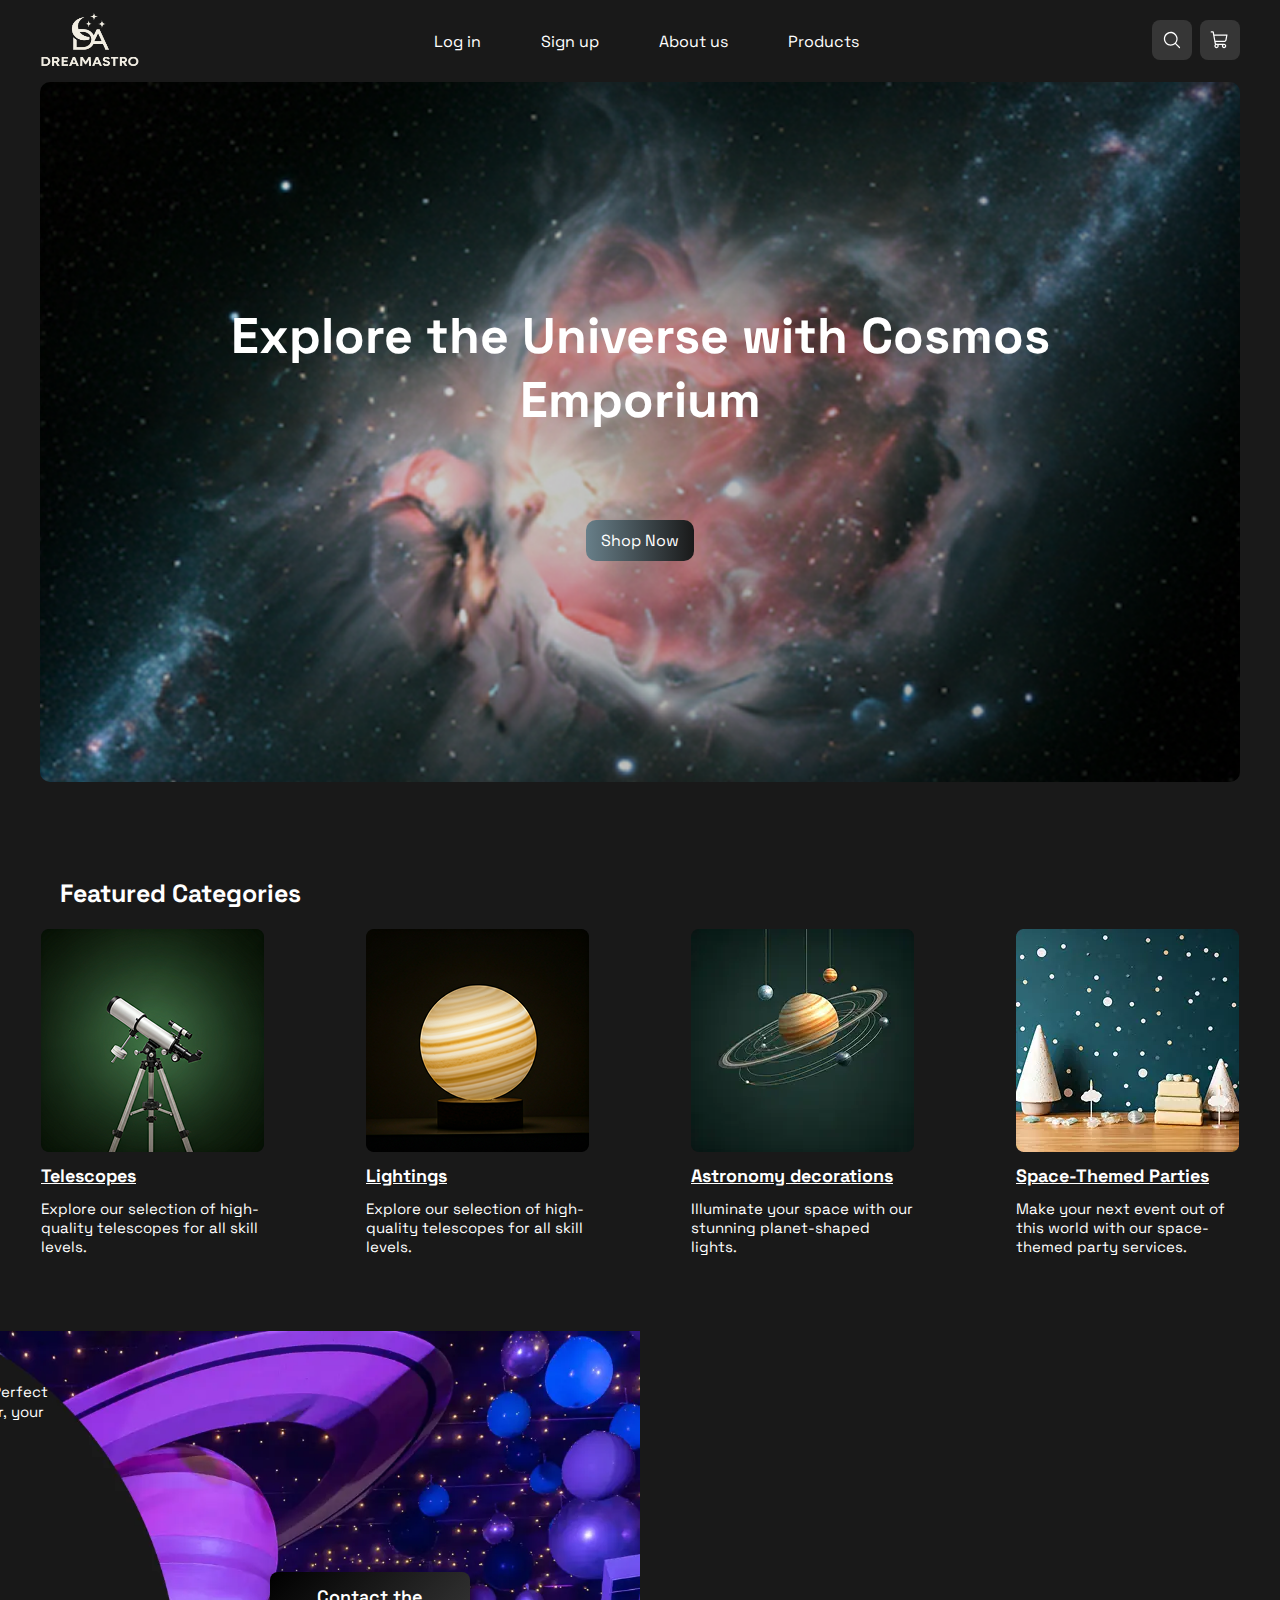
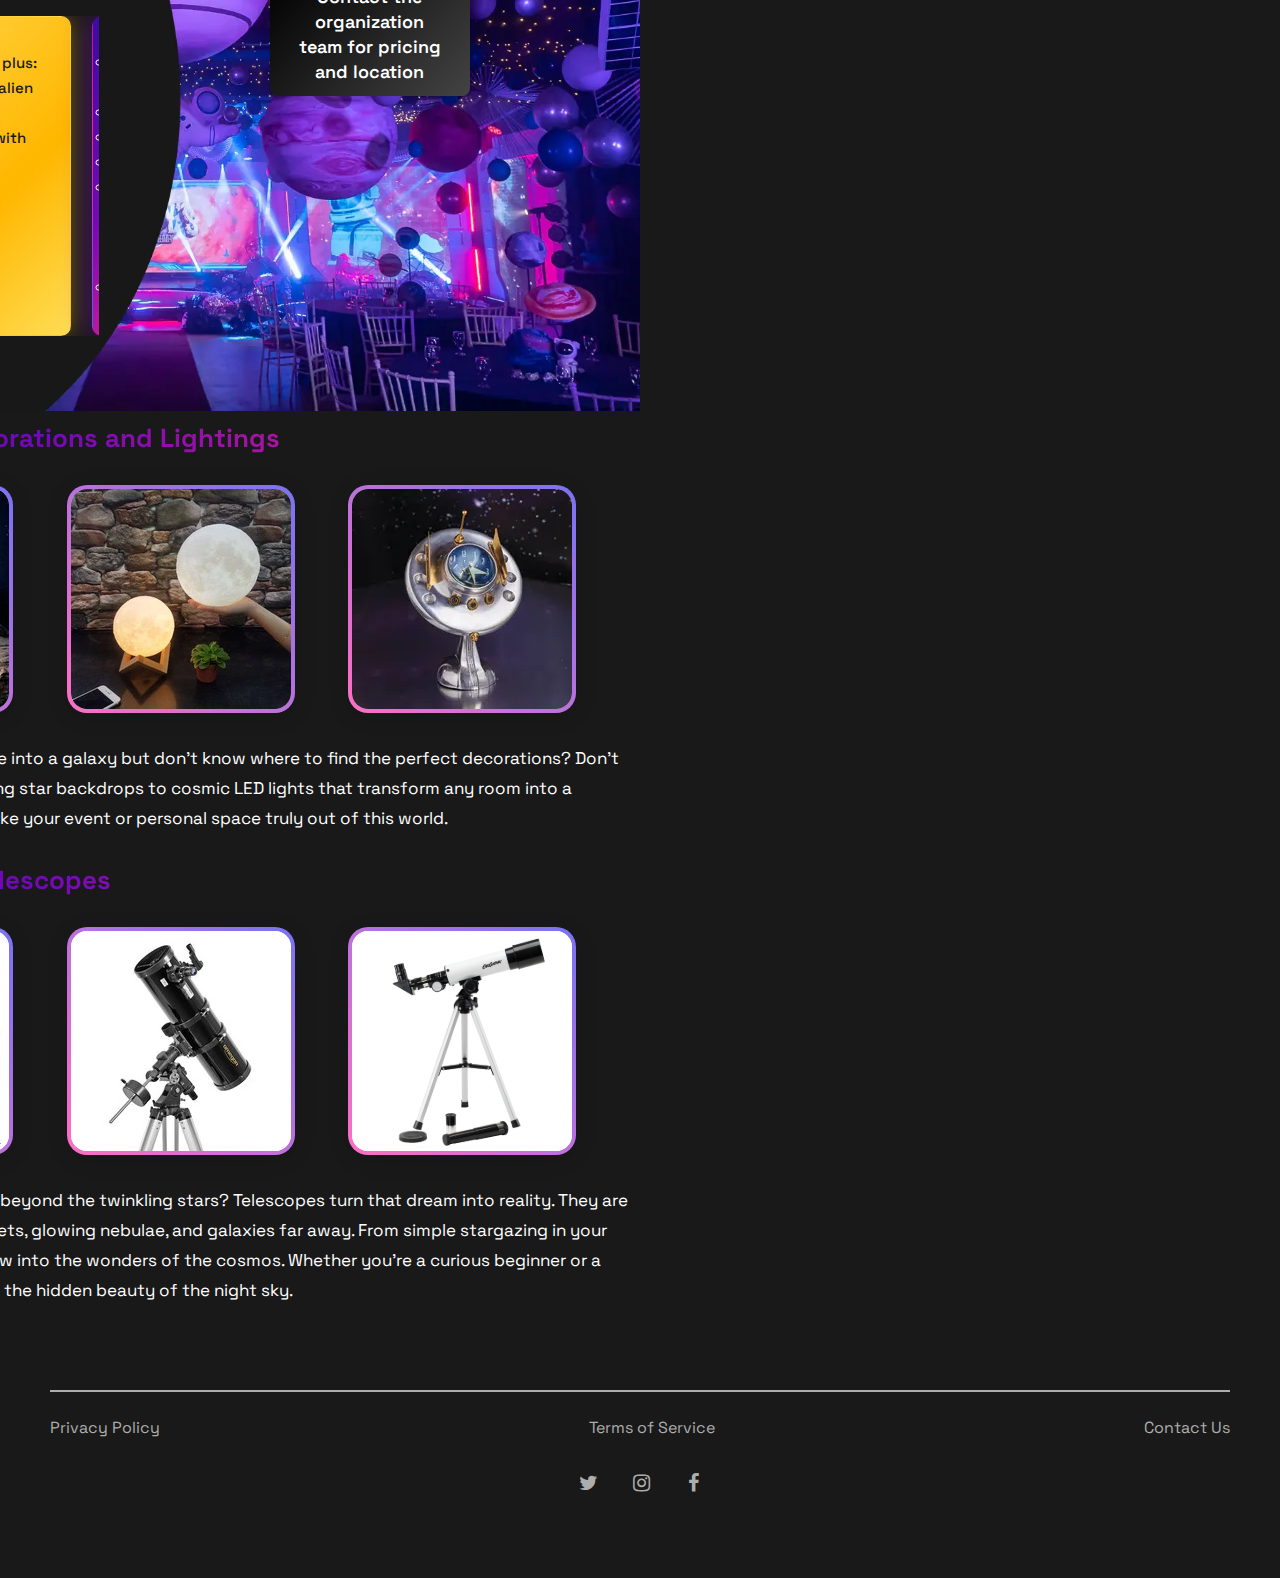
<file: Dream-astro/my-website/index.html>
<!DOCTYPE html>
<html lang="en">
<head>
    <meta charset="UTF-8">
    <meta name="viewport" content="width=device-width, initial-scale=1.0">
    <title>Document</title>
    <link rel="stylesheet" href="./style.css">
    <link rel="preconnect" href="https://fonts.googleapis.com">
    <link rel="preconnect" href="https://fonts.gstatic.com" crossorigin>
    <link href="https://fonts.googleapis.com/css2?family=Space+Grotesk:wght@300..700&display=swap" rel="stylesheet">
    <link rel="stylesheet" href="https://cdnjs.cloudflare.com/ajax/libs/font-awesome/4.7.0/css/font-awesome.min.css">
    <script defer src="app.js"></script>
</head>
<body>
    <header>
        <nav class="header--nav">
            <a href="#" class="logo"><img src="./images/astronomy-logo.png" height="55" width="100">
          
        </a>
          
            <ul class="hidden-sm hidden-md">
                <li><a href="./log-in.html">Log in</a></li>
                <li><a href="./sign-up.html">Sign up</a></li>
                <li><a href="./about-us.html">About us</a></li>
                <li><a href="./products.html">Products</a></li>
            
           
            </ul>
             <div class="search-cart-icons">
                <a href=""><img src="./images/icons/search.icon.svg"></a>
                <a href=""><img src="./images/icons/cart.icon.svg"></a>
            </div>
            
            <button class="hidden-lg hamburger">
                <img src="./images/new-hamburger.png" alt="" />
            </button>
        </nav>
    </header>



    <main>
    <section class="hero--content-1">
        
             
            <div class="hero--content__intro">
                <h1 class="header1">Explore the Universe with Cosmos Emporium</h1>
                <a href="#" class="btn--primary">Shop Now</a>
            </div>

            </section>



            <section class="products">
                <h2 class="header2">Featured Categories</h2>
                <div class="product-categories">
                    <div>
                        <img src="./images/telescopes.webp" />
                        <h3 class="header3">Telescopes</h3>
                        <p class="txt-none">Explore our selection of high-quality telescopes for all skill levels.</p>
                    </div>
                    <div>
                        <img src="./images/planet-shaped-lights.webp" />
                        <h3 class="header3">Lightings</h3>
                        <p>Explore our selection of high-quality telescopes for all skill levels.</p>
                    </div>
                    <div>
                        <img src="./images/solar.system.decorations.webp" />
                        <h3 class="header3">Astronomy decorations</h3>
                        <p>Illuminate your space with our stunning planet-shaped lights.</p>
                    </div>
                    <div>
                        <img src="./images/space-themed-party.webp" />
                        <h3 class="header3">Space-Themed Parties</h3>
                        <p>Make your next event out of this world with our space-themed party services.</p>
                    </div>
                </div>
            </section>

       <section class="space-party hidden">
        <div class="flex-1">
            <h2 class="header--purple"> Space Themed Parties </h2>
            <picture class="hidden-md-image-picture ">
            <img src="./images/space-party-md.png" alt="">
            </picture>
             <picture class="hidden-sm-image-picture">
            <img src="./images/space-party-sm.png" alt="">
            </picture>
            <p class="lh-25px">Blast off into an unforgettable experience with our Space-Themed Party! Perfect for
                birthdays, team building, or client entertainment. With immersive decor, your guests will be
                over the moon!</p>
            <h3 class="header3">What is included in the default package?</h3>
            <ul class="space-party__ul">
        
                <li>Immersive astronomy experience (VR star tours or telescope viewing)</li>
        
                <li>Galactic music playlist</li>
        
                <li>Space-themed decorations (stars, planets, LED lights)</li>
        
                <li>Catering services (alcohol-free snacks and drinks)</li>
        
            </ul>
            <div class="packages--section">
                <div class="packages__introduction silver-package">
                    <h3 class="header3">SILVER PACKAGE</h3>
                    <ol class="packages__ul">
                        <li>Everything in Default, plus:</li>
                        <li>Glow-in-the-dark party favors (bracelets, glasses, masks).</li>
                        <li>Interactive games (space trivia, cosmic scavenger hunt).</li>
                        <li>Themed cake & desserts (galaxy cupcakes, rocket cookies).</li>
                        <li>Space-themed invitations (digital or print).</li>
                       
                    </ol>
                </div>
               
                <div class="packages__introduction gold-package">
                    <h3 class="header3">GOLD PACKAGE</h3>
                    <ul class="packages__ul ">
                        <li>Everything in Silver, Default, plus:</li>
                        <li>Live entertainer (astronaut/alien character actor),</li>
                        <li>Professional photographer with instant prints,</li>
                        <li>360° immersive space VR experience,</li>
                        <li>Souvenir gift bags,</li>
                        <li>Planetarium show, hologram projection.</li>
                    </ul>
                </div>
                <div class="packages__introduction platinum-package">
                    <h3 class="header3">PLATINUM PACKAGE</h3>
                    <ul class="packages__ul ">
                        <li>Everything in Gold, Silver, Default, plus:</li>
                        <li>Professional live DJ performance,</li>
                        <li>Professional mixologist service,</li>
                        <li>Interactive Hologram Photo Booth,</li>
                        <li>Luxury Stargazing with professional NASA Astronomers (telescopes set up outdoors, guided by a professional astronomers),</li>
                        <li>Fireworks and drone light show finale.</li>
                    </ul>
                </div>
               
            </div>
        </div>
        <div class="flex-2">
        <h2 class="pricing-header"><a href="#" class="pricing">Contact the organization team for pricing and location</a></h2>
        
        </div>
        </section>
        <section class="products-pg2 hidden">
            
            <h2 class="header--purple">Astronomy Decorations and Lightings</h2>
           
                <picture class="products-pics">
                    <img src="./images/product-1.webp" alt="">
                    <img src="./images/product-2.webp" alt="">
                    <img src="./images/products-4-_1_.webp" alt="">
                    <img src="./images/products-4.webp" alt="">
                </picture>
               <p class="products-introduction">Are you an astronomy enthusiast who dreams of turning your space into a galaxy but don't know where to find the perfect decorations? Don't worry—we've got you covered! From glowing planets and shimmering star backdrops to cosmic LED lights that transform any room into a breathtaking universe, our space-themed décor and lighting will make your event or personal space truly out of this world.</p>

                <h2 class="header--purple">Telescopes</h2>
                 <picture class="products-pics">
                    <img src="./images/telescope-1.webp" alt="">
                    <img src="./images/telescope-2.webp" alt="">
                    <img src="./images/telescope-3.webp" alt="">
                    <img src="./images/telescope-4.webp" alt="">
                </picture>
                <p class="products-introduction">Have you ever looked up at the night sky and wished you could see beyond the twinkling stars? Telescopes turn that dream into reality. They are powerful tools that bring the universe closer, revealing distant planets, glowing nebulae, and galaxies far away. From simple stargazing in your backyard to advanced space exploration, telescopes open a window into the wonders of the cosmos. Whether you’re a curious beginner or a passionate astronomer, a telescope is your gateway to discovering the hidden beauty of the night sky.</p>
            
        </section>
        
        <footer>
            <hr>
          <nav class="footer__nav">
            <ul>
                <li><a href="#">Privacy Policy</a></li>
                <li><a href="#">Terms of Service</a></li>
                <li><a href="#">Contact Us</a></li>
            </ul>
          </nav>

          <nav class="footer__nav2">
            <ul>
                <li><a href="#"></a><i class="fa fa-twitter"></i></li>
                <li><a href="#"></a><i class="fa fa-instagram"></i></li>
                <li><a href="#"></a><i class="fa fa-facebook-f"></i></li>
            </ul>
          </nav>
        </footer>
        </main>
        
</body>
</html>
</file>
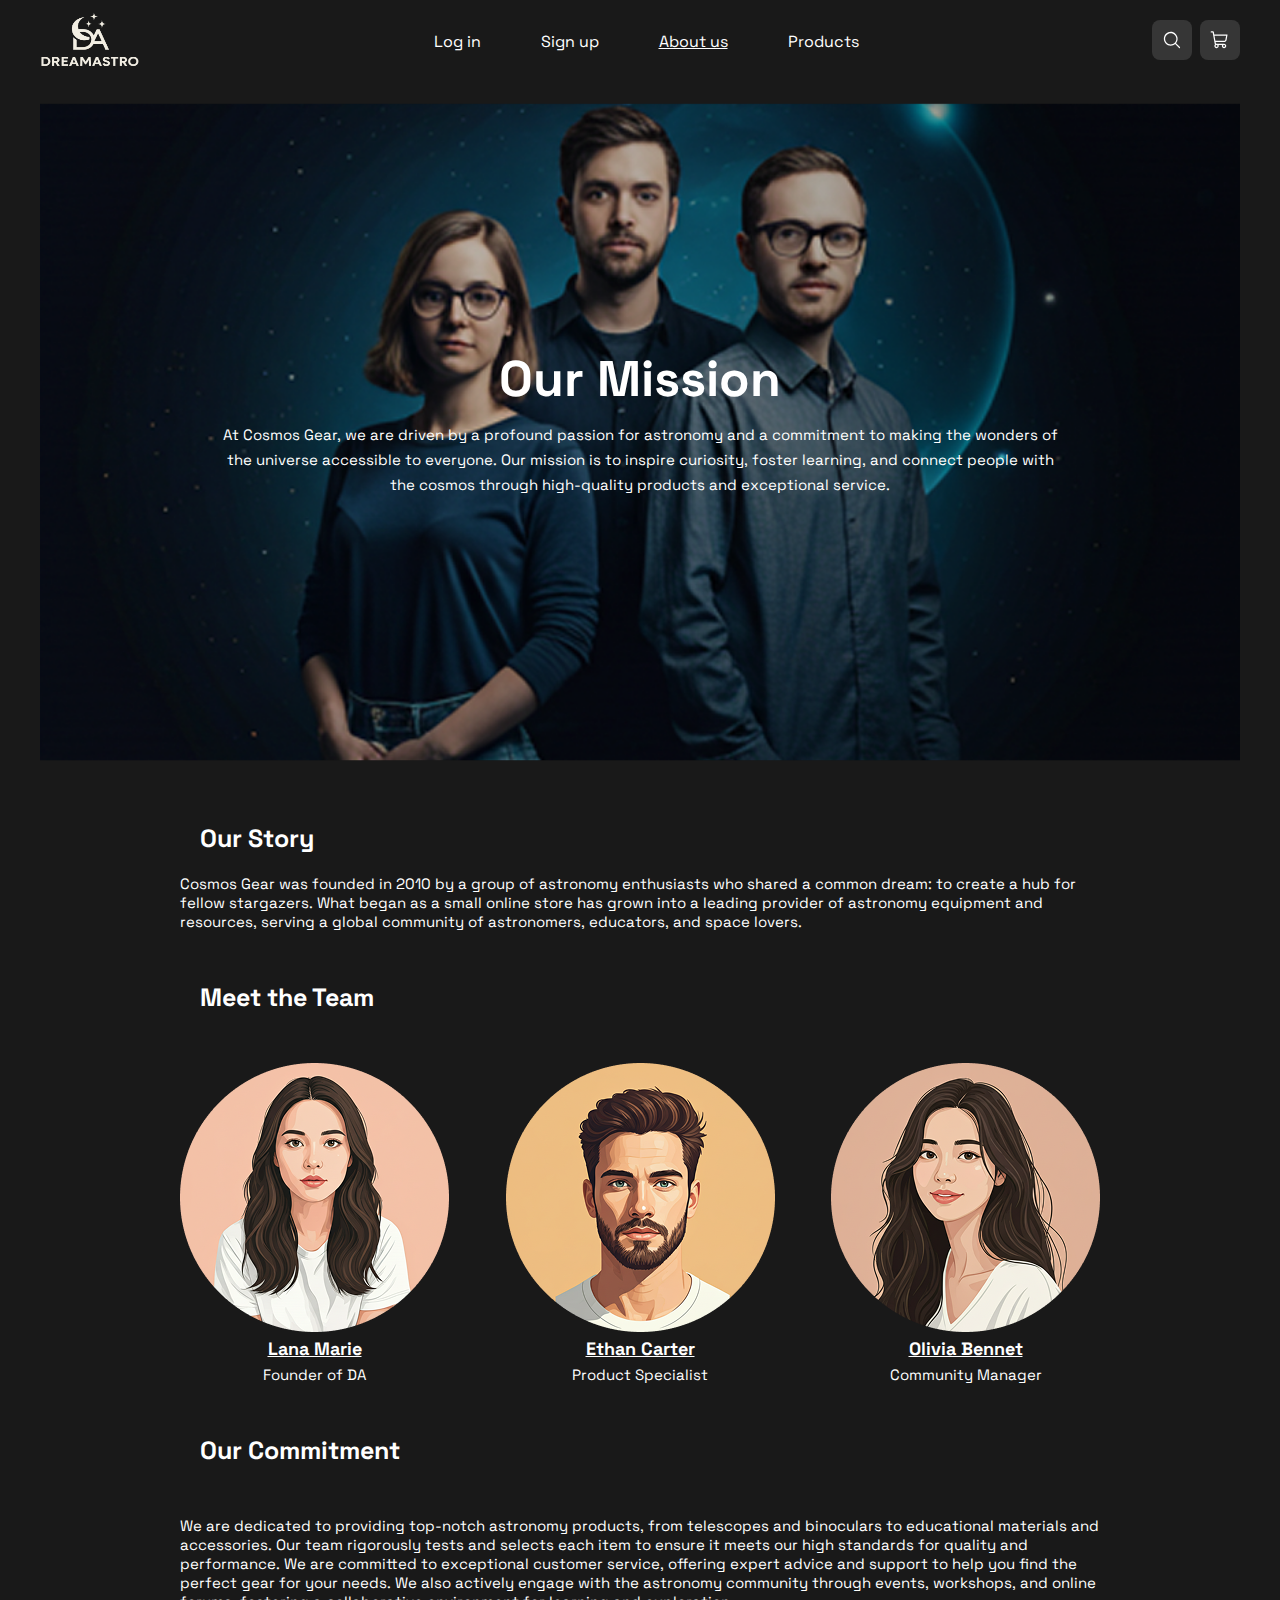
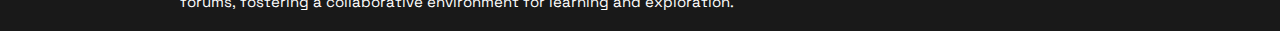
<file: Dream-astro/my-website/about-us.html>
<!DOCTYPE html>
<html lang="en">
<head>
    <meta charset="UTF-8">
    <meta name="viewport" content="width=device-width, initial-scale=1.0">
    <title>Document</title>
    <link rel="stylesheet" href="./style.css">
    <link rel="preconnect" href="https://fonts.googleapis.com">
    <link rel="preconnect" href="https://fonts.gstatic.com" crossorigin>
    <link href="https://fonts.googleapis.com/css2?family=Space+Grotesk:wght@300..700&display=swap" rel="stylesheet">
    <link rel="stylesheet" href="https://cdnjs.cloudflare.com/ajax/libs/font-awesome/4.7.0/css/font-awesome.min.css">
</head>
<body>
    <header>
        <nav class="header--nav">
            <a href="./index.html" class="logo"><img src="./images/astronomy-logo.png" height="55" width="100">
          
        </a>
          
            <ul class="hidden-sm hidden-md">
                <li><a href="./log-in.html">Log in</a></li>
                <li><a href="./sign-up.html">Sign up</a></li>
                <li class="about-us"><a href="./about-us.html">About us</a></li>
                <li><a href="./products.html">Products</a></li>
            
           
            </ul>
             <div class="search-cart-icons">
                <a href=""><img src="./images/icons/search.icon.svg"></a>
                <a href=""><img src="./images/icons/cart.icon.svg"></a>
            </div>
            
            <button class="hidden-lg hamburger">
                <img src="./images/icons/hamburger-icon.svg" alt="" />
            </button>
        </nav>
    </header>
    <main>
        <section class="hero--mission">
            <div class="hero--mission__introduction">
            <h1 class="header1">Our Mission</h1>
            <p>At Cosmos Gear, we are driven by a profound passion for astronomy and a commitment to making the wonders of the universe accessible to everyone. Our mission is to inspire curiosity, foster learning, and connect people with the cosmos through high-quality products and exceptional service.</p>
            </div>
        </section>
        <section class="hero--about-us">
            <div class="hero--about-us__story">
                <h2 class="header2">Our Story</h2>
                <p class="font-size-15-px">Cosmos Gear was founded in 2010 by a group of astronomy enthusiasts who shared a common dream: to create a hub for fellow stargazers. What began as a small online store has grown into a leading provider of astronomy equipment and resources, serving a global community of astronomers, educators, and space lovers.</p>
</div>
                <h2 class="header2">Meet the Team</h2>
               
                    <div class="team-members">
                        <div>
                        <img src="./images/employee-1.webp">
                        <h3 class="header3">Lana Marie</h3>
                        <p>Founder of DA</p>
                    </div>
                     <div>
                        <img src="./images/employee-2.webp">
                        <h3 class="header3">Ethan Carter</h3>
                        <p>Product Specialist</p>
                    </div>
                     <div>
                        <img src="./images/employee-3.webp">
                        <h3 class="header3">Olivia Bennet</h3>
                        <p>Community Manager</p>
                    </div>

                </div>
          <h2 class="header2">Our Commitment</h2>
          <p>We are dedicated to providing top-notch astronomy products, from telescopes and binoculars to educational materials and accessories. Our team rigorously tests and selects each item to ensure it meets our high standards for quality and performance. We are committed to exceptional customer service, offering expert advice and support to help you find the perfect gear for your needs. We also actively engage with the astronomy community through events, workshops, and online forums, fostering a collaborative environment for learning and exploration.</p>
        </section>
    </main>
</body>
</html>
</file>
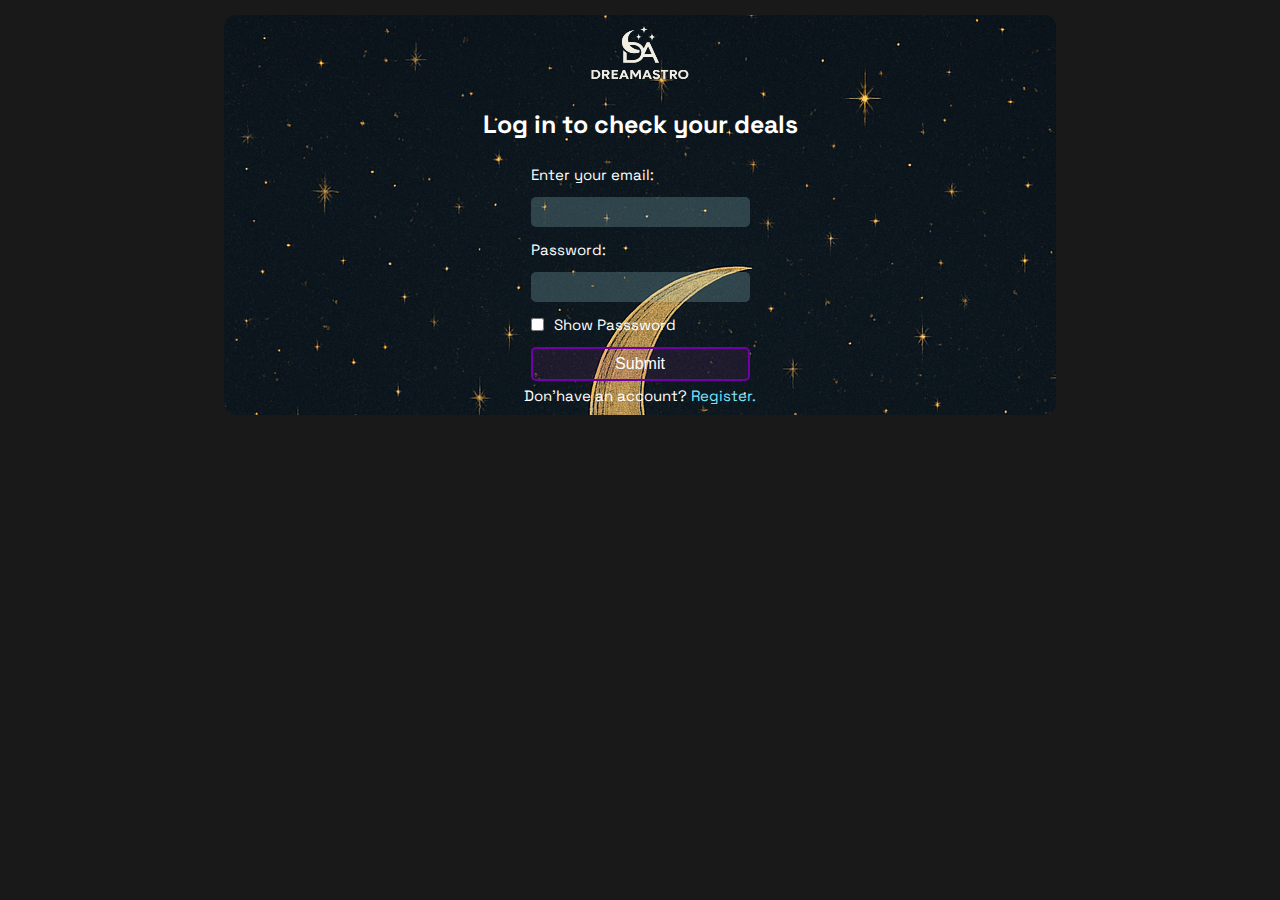
<file: Dream-astro/my-website/log-in.html>
<!DOCTYPE html>
<html lang="en">
<head>
    <meta charset="UTF-8">
    <meta name="viewport" content="width=device-width, initial-scale=1.0">
    <title>Document</title>
      <link rel="stylesheet" href="./style.css">
    <link rel="preconnect" href="https://fonts.googleapis.com">
    <link rel="preconnect" href="https://fonts.gstatic.com" crossorigin>
    <link href="https://fonts.googleapis.com/css2?family=Space+Grotesk:wght@300..700&display=swap" rel="stylesheet">
    <script defer src="app.js"></script>
</head>
<body>
    
     <main class="main--form">
          <a href="./index.html" class="logo"><img src="./images/astronomy-logo.png" height="55" width="100"></a>
        <h2 class="header2">Log in to check your deals</h2>
       
    <form action="#" method="post">
 
  <label for="email">Enter your email:</label>
  <input type="email" id="email" name="email">
  <label for="pwd" >Password:</label>

   <input type="password" id="pwd" name="pwd" value="mypw">

   <div class="password">
   
   <input type="checkbox" onclick="myFunction()">
<p>Show Passsword</p>
   </div>
 

  
  
<input type="submit" value="Submit">
    </form>
    <p>Don'have an account? <a href="./sign-up.html" class="log-in">Register.</a></p>
    </main>
</body>
</html>
</file>
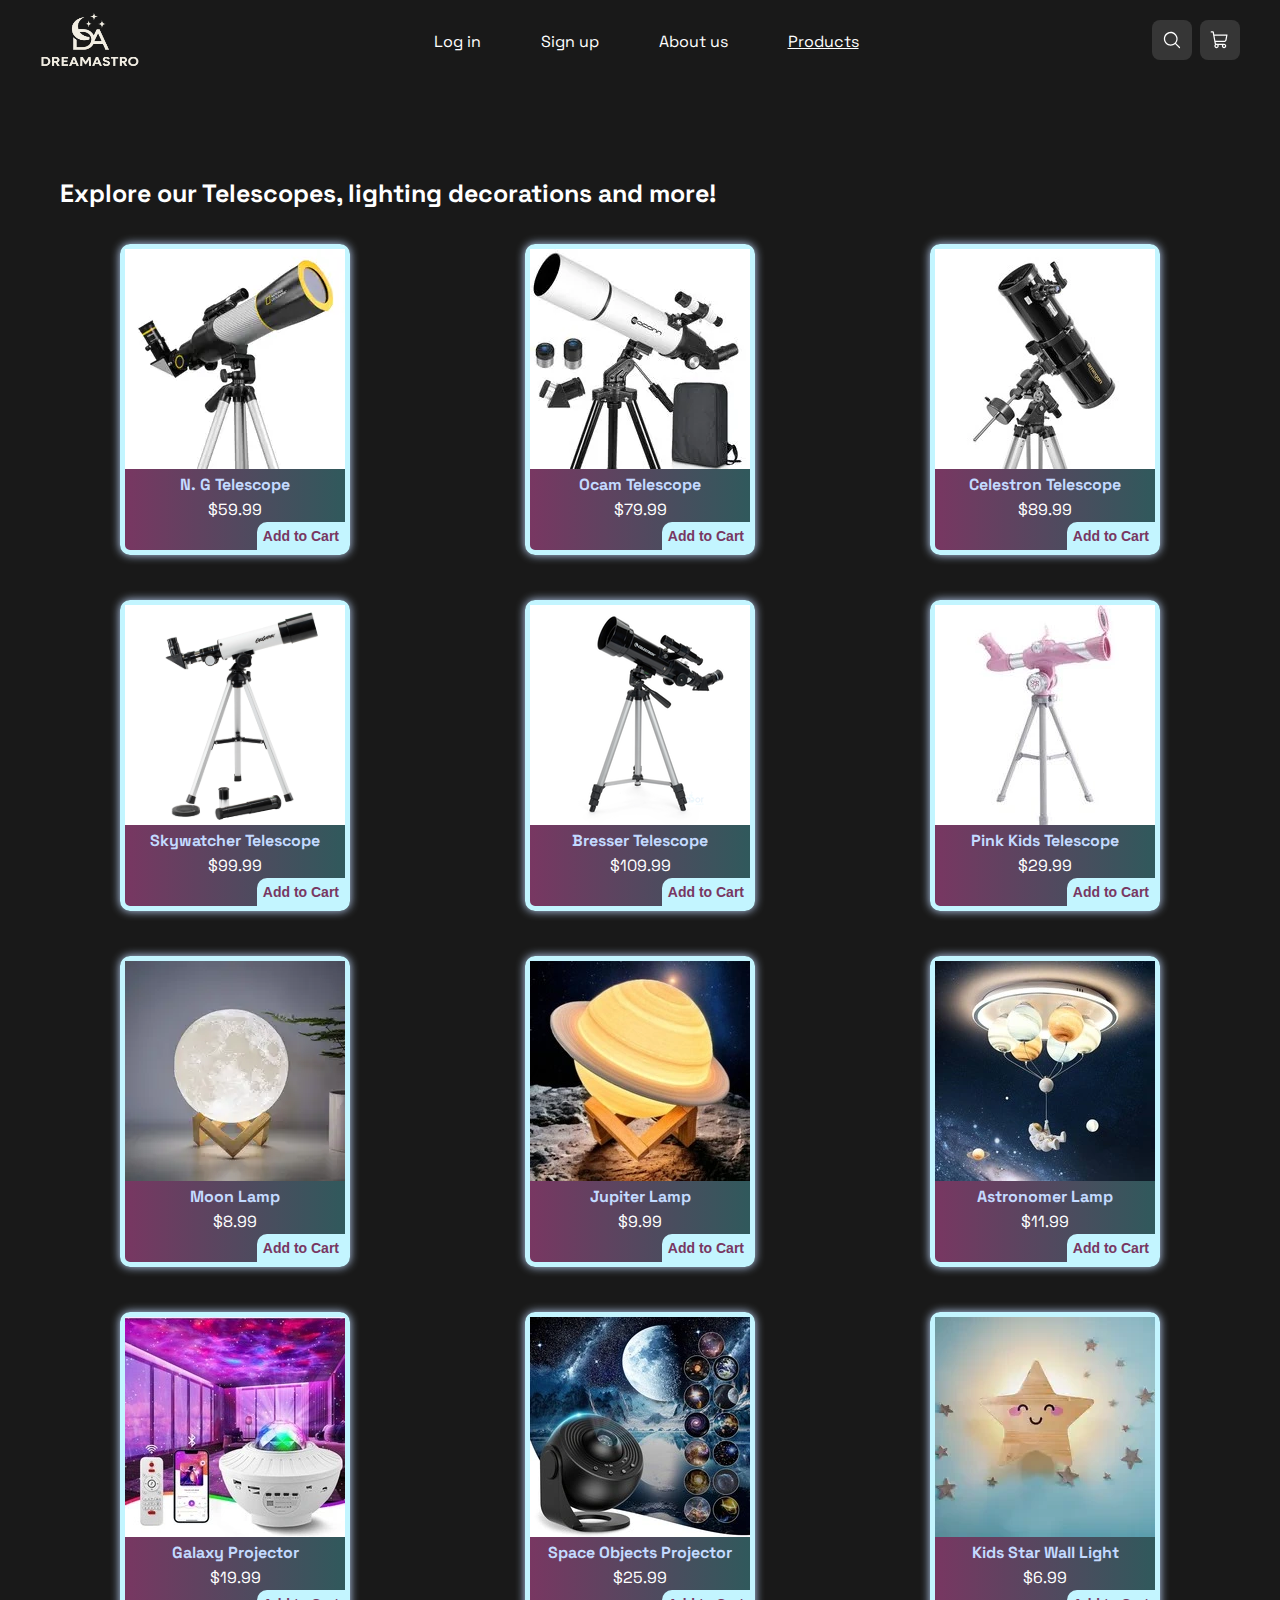
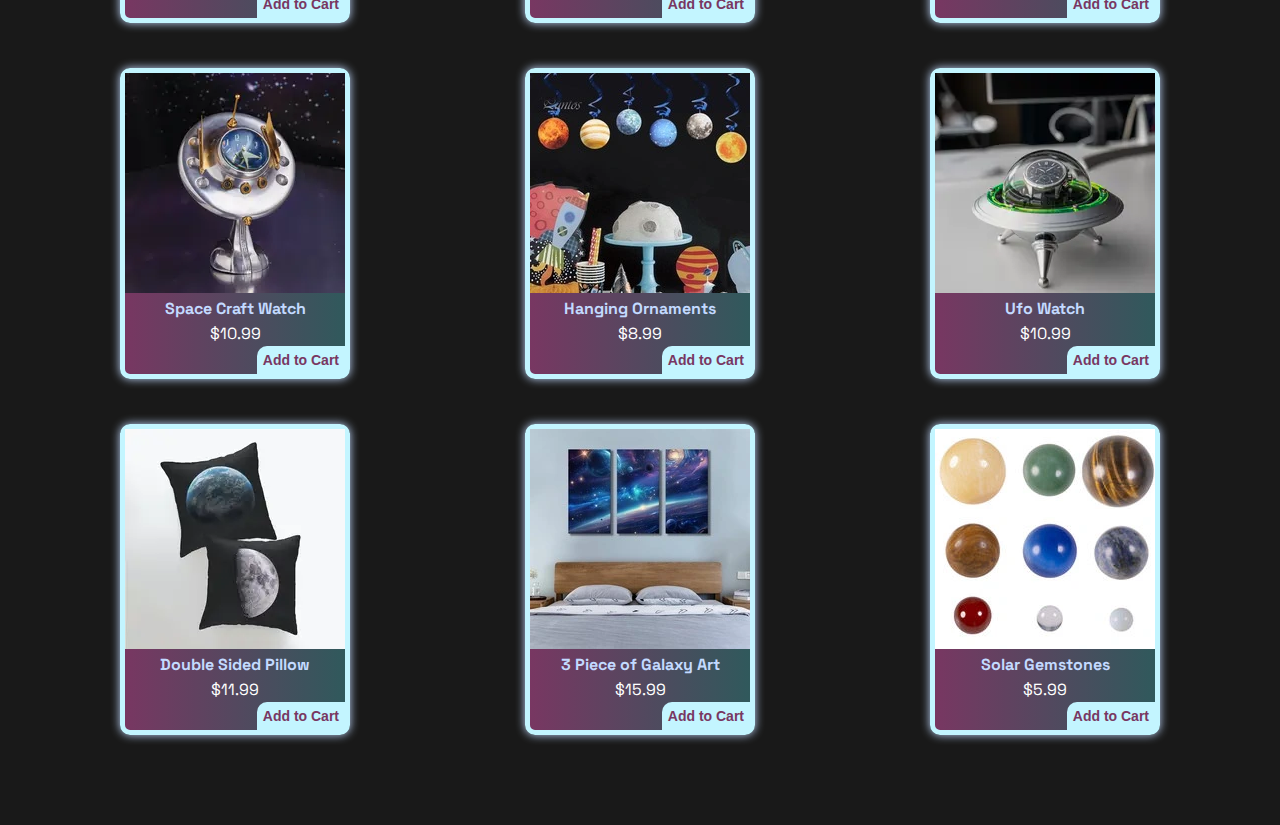
<file: Dream-astro/my-website/products.html>
<!DOCTYPE html>
<html lang="en">
<head>
    <meta charset="UTF-8">
    <meta name="viewport" content="width=device-width, initial-scale=1.0">
    <title>Document</title>
    <link rel="stylesheet" href="./style.css">
    <link rel="preconnect" href="https://fonts.googleapis.com">
    <link rel="preconnect" href="https://fonts.gstatic.com" crossorigin>
    <link href="https://fonts.googleapis.com/css2?family=Space+Grotesk:wght@300..700&display=swap" rel="stylesheet">
    <link rel="stylesheet" href="https://cdnjs.cloudflare.com/ajax/libs/font-awesome/4.7.0/css/font-awesome.min.css">
</head>
<body>
    <header>
        <nav class="header--nav">
            <a href="./index.html" class="logo"><img src="./images/astronomy-logo.png" height="55" width="100">
          
        </a>
          
            <ul class="hidden-sm hidden-md">
                <li><a href="./log-in.html">Log in</a></li>
                <li><a href="./sign-up.html">Sign up</a></li>
                <li><a href="./about-us.html">About us</a></li>
                <li><a href="./products.html" class="products--link">Products</a></li>
            
           
            </ul>
             <div class="search-cart-icons">
                <a href=""><img src="./images/icons/search.icon.svg"></a>
                <a href=""><img src="./images/icons/cart.icon.svg"></a>
            </div>
            
            <button class="hidden-lg hamburger">
                <img src="./images/new-hamburger.png" alt="" />
            </button>
        </nav>
    </header>
  <main>
    <section class="products--showcase">

        <h2 class="header2">Explore our Telescopes, lighting decorations and more!</h2>
        <div class="grid">

            <figure>
               
                <picture>
                    <img src="./images/telescope-1.webp" alt="">
                </picture>
                <figcaption>
                    <strong>N. G Telescope</strong><br>
                    $59.99
                </figcaption>
                <button class="cart-btn">Add to Cart</button>
            </figure>
           
            <figure>
                <picture>
                    <img src="./images/telescope-2.webp" alt="">
                </picture>
                <figcaption>
                    <strong>Ocam Telescope</strong><br>
                    $79.99
                </figcaption>
                <button class="cart-btn">Add to Cart</button>
            </figure>
    
            <figure>
                <picture>
                    <img src="./images/telescope-3.webp" alt="">
                </picture>
                <figcaption>
                    <strong>Celestron Telescope</strong><br>
                    $89.99
                </figcaption>
                <button class="cart-btn">Add to Cart</button>
            </figure>
    
            <figure>
                <picture>
                    <img src="./images/telescope-4.webp" alt="">
                </picture>
                <figcaption>
                    <strong>Skywatcher Telescope</strong><br>
                    $99.99
                </figcaption>
                <button class="cart-btn">Add to Cart</button>
            </figure>
    
            <figure>
                <picture>
                    <img src="./images/telescope-5.webp" alt="">
                </picture>
                <figcaption>
                    <strong>Bresser Telescope</strong><br>
                    $109.99
                </figcaption>
                <button class="cart-btn">Add to Cart</button>
            </figure>
    
            <figure>
                <picture>
                    <img src="./images/telescope-pink.webp" alt="">
                </picture>
                <figcaption>
                    <strong>Pink Kids Telescope</strong><br>
                    $29.99
                </figcaption>
                <button class="cart-btn">Add to Cart</button>
            </figure>
    
    
    
            <figure>
                <picture>
                    <img src="./images/moon-lamp. (1).webp" alt="">
                </picture>
                <figcaption>
                    <strong>Moon Lamp</strong><br>
                    $8.99
                </figcaption>
                <button class="cart-btn">Add to Cart</button>
            </figure>
    
            <figure>
                <picture>
                    <img src="./images/product-2.webp" alt="">
                </picture>
                <figcaption>
                    <strong>Jupiter Lamp</strong><br>
                    $9.99
                </figcaption>
                <button class="cart-btn">Add to Cart</button>
            </figure>
    
            <figure>
                <picture>
                    <img src="./images/product-1.webp" alt="">
                </picture>
                <figcaption>
                    <strong>Astronomer Lamp</strong><br>
                    $11.99
                </figcaption>
                <button class="cart-btn">Add to Cart</button>
            </figure>
    
            <figure>
                <picture>
                    <img src="./images/galaxy-projector.webp" alt="">
                </picture>
                <figcaption>
                    <strong>Galaxy Projector</strong><br>
                    $19.99
                </figcaption>
                <button class="cart-btn">Add to Cart</button>
            </figure>
    
            <figure>
                <picture>
                    <img src="./images/space-objects-projector.webp" alt="">
                </picture>
                <figcaption>
                    <strong>Space Objects Projector</strong><br>
                    $25.99
                </figcaption>
                <button class="cart-btn">Add to Cart</button>
            </figure>
    
            <figure>
                <picture>
                    <img src="./images/star-wall-light.webp" alt="">
                </picture>
                <figcaption>
                    <strong>Kids Star Wall Light</strong><br>
                    $6.99
                </figcaption>
                <button class="cart-btn">Add to Cart</button>
            </figure>
    
    
            <figure>
                <picture>
                    <img src="./images/products-4.webp" alt="">
                </picture>
                <figcaption>
                    <strong>Space Craft Watch</strong><br>
                    $10.99
                </figcaption>
                <button class="cart-btn">Add to Cart</button>
            </figure>
    
            <figure>
                <picture>
                    <img src="./images/hanging-solar-ornaments.webp" alt="">
                </picture>
                <figcaption>
                    <strong>Hanging Ornaments</strong><br>
                    $8.99
                </figcaption>
                <button class="cart-btn">Add to Cart</button>
            </figure>
    
            <figure>
                <picture>
                    <img src="./images/ufo-watch.webp" alt="">
                </picture>
                <figcaption>
                    <strong>Ufo Watch</strong><br>
                    $10.99
                </figcaption>
                <button class="cart-btn">Add to Cart</button>
            </figure>
    
            <figure>
                <picture>
                    <img src="./images/double-sided-pillow.webp" alt="">
                </picture>
                <figcaption>
                    <strong>Double Sided Pillow</strong><br>
                    $11.99
                </figcaption>
                <button class="cart-btn">Add to Cart</button>
            </figure>
    
            <figure>
                <picture>
                    <img src="./images/3-piece-of-galaxy-art.webp" alt="">
                </picture>
                <figcaption>
                    <strong>3 Piece of Galaxy Art</strong><br>
                    $15.99
                </figcaption>
                <button class="cart-btn">Add to Cart</button>
            </figure>
    
            <figure>
                <picture>
                    <img src="./images/9-planets-gemstones.webp" alt="">
                </picture>
                <figcaption>
                    <strong>Solar Gemstones </strong><br>
                    $5.99
                </figcaption>
                <button class="cart-btn">Add to Cart</button>
            </figure>   
        </div> 
    </section>
    </main>
    </body>
    
    </html>
</file>
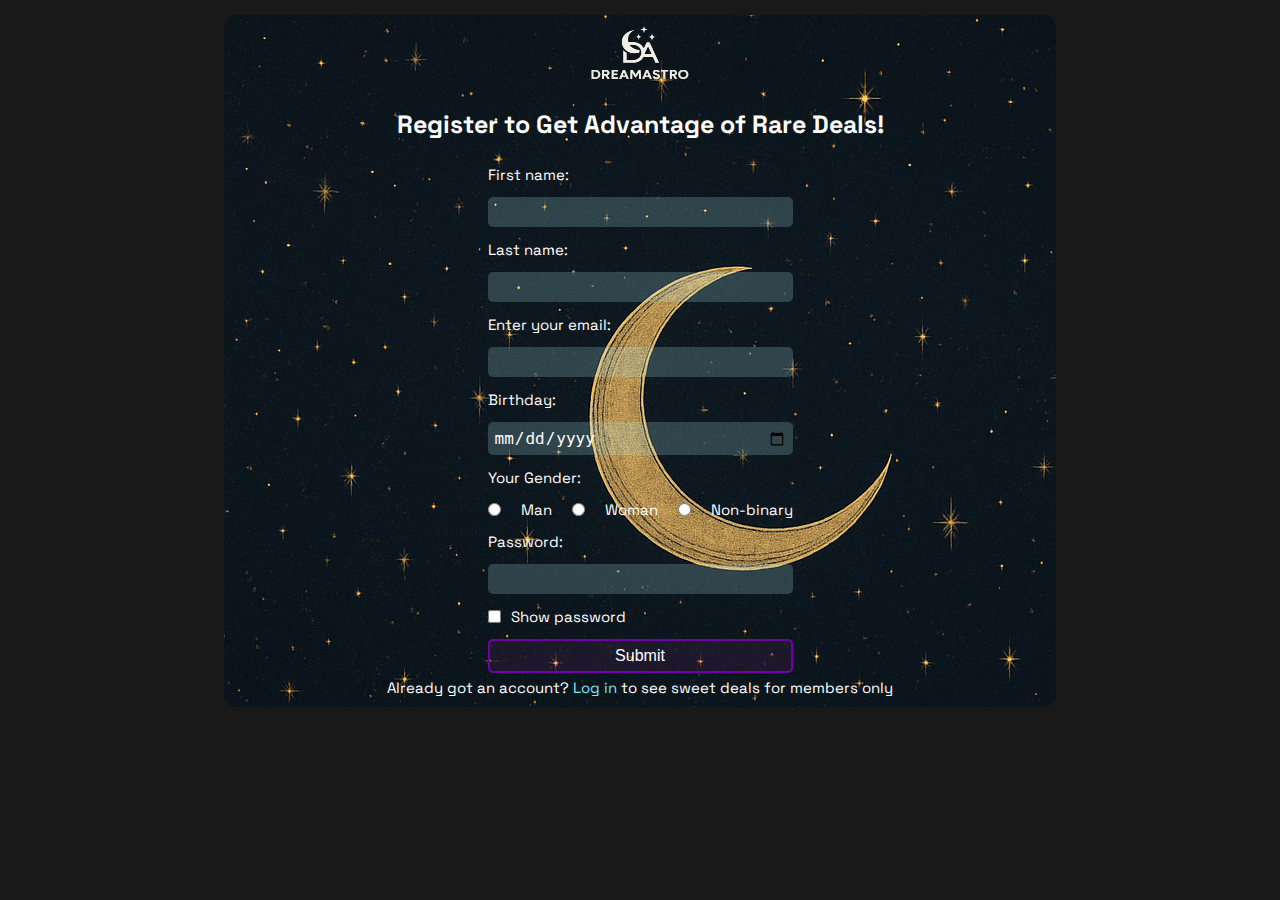
<file: Dream-astro/my-website/sign-up.html>
<!DOCTYPE html>
<html lang="en">
<head>
    <meta charset="UTF-8">
    <meta name="viewport" content="width=device-width, initial-scale=1.0">
    <title>Document</title>
    <link rel="stylesheet" href="./style.css">
    <link rel="preconnect" href="https://fonts.googleapis.com">
    <link rel="preconnect" href="https://fonts.gstatic.com" crossorigin>
    <link href="https://fonts.googleapis.com/css2?family=Space+Grotesk:wght@300..700&display=swap" rel="stylesheet">
    <script defer src="app.js"></script>


</head>
<body>

    <main class="main--form">
        <a href="./index.html" class="logo"><img src="./images/astronomy-logo.png" height="55" width="100"></a>
        <h2 class="header2">Register to Get Advantage of Rare Deals!</h2>
       
    <form action="#" method="post">
  <label for="fname">First name:</label>
  <input type="text" id="fname" name="fname" required>
  <label for="lname" >Last name:</label>
  <input type="text" id="lname" name="lname" required>
  
  <label for="email" >Enter your email:</label>
  <input type="email" id="email" name="email">
  <label for="birthday">Birthday:</label>
  <input type="date" id="birthday" name="birthday" required>

  
  <p>Your Gender:</p>
  <div class="radio">
   <input type="radio" id="man" name="gender" value="man" required>
  <label for="man">Man</label>
  <input type="radio" id="woman" name="gender" value="woman" required>
  <label for="woman">Woman</label>
  <input type="radio" id="non-binary" name="gender" value="non-binary" required>
  <label for="non-binary">Non-binary</label>
  </div>


  <label for="pwd">Password:</label>

  <input type="password" id="pwd" name="pwd" value="mypw">

<div class="password">
   <input type="checkbox" onclick="myFunction()">

<p>Show password</p>
</div>
<input type="submit" value="Submit">



    </form>
    <p>Already got an account? <a href="./log-in.html" class="log-in">Log in</a> to see sweet deals for members only</p>
    </main>
</body>
</html>
</file>
<file: Dream-astro/my-website/style.css>
*{
    padding: 0;
    margin: 0;
    box-sizing: border-box;
}

*::before, *::after{
    box-sizing: inherit;
}

:root{
    font-size: 10px;
    --max-nav-width: 1400px;
    --max-content-width: 1200px;
    --white: #ffffff;
    font-family: "Space Grotesk", sans-serif;
    font-optical-sizing: auto;
}

body {
    margin: 0;
    padding: 0;
    background-color: #191919;
    color: var(--white); 
}

p{
    font-size: 15px;
}

a{
    display: inline-block;
    text-decoration: none;
}

ul{
    list-style: none;
    padding: 0;
}

.header--nav{
    display: flex;
    max-width: var(--max-nav-width);
    margin: 0 auto;
    justify-content: space-between;
    padding: 12px 40px;
     align-items: center;
}

.header--nav ul{
    display: flex;
    gap: 60px;
     font-size: 1.6rem;
}

li a{
    color: var(--white);
}

.search-cart-icons{
    display: flex;
    gap: 8px;
}

section{
    max-width: var(--max-content-width);
    margin: 0 auto;
    padding: 75px 0;
}

.hero--content-1{
    background: url(./images/nebulae-pic.webp);
    background-size: cover;
    background-position: center;
    background-repeat: no-repeat;
    border-radius: 10px;
    height: calc(100vh - 200px);
}

.hero--content__intro{
    display: flex;
    flex-direction: column;
    justify-content: center;
    text-align: center;
    max-width: 890px;
    margin: 0 auto;
    color: var(--white);
    gap: 88px;
    height: 100%;
}

.header1{
    font-size: clamp(1.8rem, calc(6vw + 1rem), 5rem);
}

.btn--primary{
    max-width: 117px;
    font-size: 16px;
    color: var(--white);
    background: linear-gradient(270deg, #191919, rgb(104, 127, 137));
    padding: 10px 15px;
    border-radius: 10px;
    align-self: center;  
}

.btn--primary:hover{   
     background: linear-gradient(270deg, rgb(104, 127, 137), #191919);
     text-decoration: underline;
}

.header2{
    font-size: 2.5rem;
    padding-bottom: 20px;
}

.product-categories{
    display: flex;
    gap: 102px;
}

.header3{
    text-decoration: underline;
    font-size: 1.8rem;
}

.product-categories div{
    display: flex;
    flex-direction: column;
    gap: 12px;
}

.space-party{
    background-image: url(./images/space-party.webp);
     background-size: contain;
    background-position: right;
    background-repeat: no-repeat;
    padding-top: 0;
    padding-left: 10px;
    display: flex;
}

.header--purple{
    text-align: center;
    font-size: 26px;
    color: #fff;
    background: linear-gradient(90deg, #3a0ca3, #7209b7, #f72585);
    -webkit-background-clip: text;
    background-clip: text;
    -webkit-text-fill-color: transparent;
}

.flex-1{
flex: 1.2;
display: flex;
flex-direction: column;
gap: 17px
}

.flex-2{
    display: flex;
    flex: 1;
}

.space-party__ul{
    list-style-type: disc;
    line-height: 25px;
    font-size: 1.5rem;
}

.lh-25px{
    line-height: 20px; 
    max-width: 600px;
}

.packages__ul{
    line-height: 25px;
    list-style-type:circle;
    margin-left: 10px;
    font-size: 15px;
}

.packages--section{
    display: flex;
    scrollbar-color: #dfaaff #191919;
   overflow-x: auto;  
    scroll-behavior: smooth;
    gap: 21px;
}

.packages__introduction{
    display: flex;
    flex-direction: column;
    max-width: 300px;
    padding: 10px;
    border: 1px solid transparent;
    border-radius: 10px;
     flex-shrink: 0;
}

.silver-package{
  background: linear-gradient(135deg, #e0e0e0, #c9c9c9, #f5f5f5, #b0b0b0);
  color: #1a1a1a;
  font-weight: 500;
  box-shadow: 0 0 20px rgba(192, 192, 192, 0.4);
  transition: transform 0.3s ease, box-shadow 0.3s ease;
}

.packages__introduction.silver-package:hover {
  transform: translateY(-5px);
  box-shadow: 35px rgba(255, 255, 255, 0.6);
}

.gold-package{
  background: linear-gradient(135deg, #ffd700, #ffcc33, #ffb700, #ffdd55);
  color: #1a1a1a;
   font-weight: 500;
  box-shadow: 0 0 25px rgba(255, 215, 0, 0.4);
  transition: transform 0.3s ease, box-shadow 0.3s ease;
}

.packages__introduction.gold-package:hover {
  transform: translateY(-5px);
  box-shadow: 40px rgba(255, 223, 0, 0.8);
}

.platinum-package{
  background: linear-gradient(135deg, #3a0ca3, #7209b7, #f72585, #4361ee);
  color: #ffffff;
  box-shadow: 0 0 30px rgba(114, 9, 183, 0.6);
  transition: transform 0.3s ease, box-shadow 0.3s ease;   
}

.packages__introduction.platinum-package:hover {
  transform: translateY(-5px);
  box-shadow: 50px rgba(247, 37, 133, 0.8);
}

.pricing-header{
    display: flex;
    text-align: center;
    margin: 0 auto;
    align-self: center;
    max-width: 200px;
    line-height: 25px;
}

.pricing {
  display: inline-block;
  padding: 12px 28px;
  font-size: 18px;
  font-weight: 600;
  text-decoration: none;
  color: #fff;
  background: linear-gradient(135deg, #000000, #434343);
  border: none;
  border-radius: 8px;
  box-shadow: 0 4px 8px rgba(0,0,0,0.2);
  transition: all 0.3s ease;
}

.pricing:hover {
  background: linear-gradient(135deg, #a9a9a9, #4361ee, #3a0ca3);
  box-shadow: 0 6px 25px rgba(67, 97, 238, 0.6);
  transform: translateY(-3px) scale(1.05);
}

.products-pg2{
    display: flex;
    flex-direction: column;
    gap: 30px;
    padding: 10px;
}

.products-pics{
    display: flex;
    justify-content: space-evenly; 
}

.products-pics img{
    border: 4px solid transparent;
  border-radius: 20px;
  background: linear-gradient(white, white) padding-box,
              linear-gradient(45deg, #ff6ec4, #7873f5) border-box;
  box-shadow: 0 4px 20px rgba(0,0,0,0.15);
}

.products-introduction{
    font-size: 1.7rem;
    line-height: 30px;
}

.hidden{
    opacity: 1;  
    transition: all 1.5s;
   translate: -50%;
}

.show {
    opacity: 1;
    translate: 0;
}

footer{
    max-width: var(--max-content-width);
    margin: 0 auto;
    padding: 75px 10px;
    display: flex;
    flex-direction: column;
    gap: 25px;
    color: #adadad;
}

hr{
    border: 1px solid #adadad
}

.footer__nav ul{
    display: flex;
    justify-content: space-between;
    font-size: 1.6rem;
}

.footer__nav ul a{
 color: #adadad;
}

.footer__nav ul a:hover{
    text-decoration: underline;
}

.footer__nav2 ul{
   display: flex;
    justify-content: center;
    font-size: 2.0rem;
    gap: 15px;
}

.fa{
 padding: 10px;
 border-radius: 5px;
}

.fa:hover{
    background-color: white;
    color: black;
    transition: 0.7s ease-out;
}

.fa-facebook-f{
    padding: 10px 13px;
}

.main--form{
    background-image: url(./images/background-img-form.webp) ;   
    object-fit: cover;
    background-repeat: no-repeat;  
    display: flex;
    flex-direction: column;
    align-items: center;
    background-color: #7209b7;
    max-width: 65vw;
    margin: 15px auto;
    border-radius: 12px;
    padding: 10px;
     transition: all 0.3s ease;
     gap: 5px;
}

.main--form:hover{
    box-shadow: 0 0 50px #7100a9;
     transform: translateY(-3px) scale(1.01);
}

form{
    display: flex;
    flex-direction: column;
    gap: 13px; 
    font-size: 15px;
}

input{
    padding: 6px;
    border-radius: 5px;
    border: 0px solid;
    background-color: rgba(183, 250, 255, 0.2) ;
    color: #fff;
    font-size: 1.6rem;
}

input:hover{
    box-shadow: 0 0 8px rgba(151, 248, 255, 0.7);
}

input:focus{
    outline: 2px solid #7100a9;
    background-color:rgba(0, 0, 0, 0.3) ;
}



.radio{
    display: flex;
    gap: 20px;
}

input[type=submit]{
    font-size: 1.6rem;
    background-color: rgba(182, 54, 180, 0.1) ;
    color: #fff;
    border: 2px solid #7100a9;
}

input[type=submit]:hover{
    background-color:rgba(0, 0, 0, 0.3) ;
    color: #fff;
    border: 2px solid #7100a9;
    transform: scale(1.04);
    transition: 0.5s ease-out;
     color: rgb(121, 230, 255);
}

input[type=checkbox]:hover {
    box-shadow: none;
}
input[type=checkbox]:focus{
    outline: 0;
    box-shadow: none;
    border: 0;
}

.password{
    display: flex;
    gap: 10px;
}

.log-in{
    color: rgb(121, 230, 255);
}

.log-in:hover{
    text-decoration: underline;
}

.logo:hover{
    transform: scale(1.10);
    transition: 0.5s ease-out;
}
.hero--mission{
    background-image: url(./images/about-us-img.webp);
    display: flex;
    flex-direction: column;
    align-items: center; 
    background-size: cover;
    background-position: center;
    background-repeat: no-repeat;
    border-radius: 10px;
    height: calc(100vh - 200px);

    
   
    
}
.hero--mission__introduction{
    display: flex;
    flex-direction: column;
    justify-content: center;
    text-align: center;
    max-width: 890px;
    margin: 0 auto;
    gap: 30px;
    height: 100%;
    line-height: 25px;
    padding: 0 20px;

}
.about-us a{
    text-decoration: underline;
}

.hero--about-us{
    max-width: 960px;
    display: flex;
    gap: 30px;
    flex-direction: column;
     padding: 20px 20px;
}

.team-members{
    display: flex;
    justify-content: space-between;
}

.team-members div{
    display: flex;
    flex-direction: column;
    align-items: center;
    gap: 5px;
}

.products--link{
    text-decoration: underline;
}


.grid {
  max-width: 1200px;
  margin: 0 auto;
  display: grid;
  grid-gap: 1.5rem;
  grid-template-columns: repeat(3, 1fr);
 
}

figure {
    border: 5px solid rgb(195, 245, 255);
    margin: 15px auto;
    box-shadow: 0 0 10px rgb(195, 218, 255);
    background: linear-gradient( 270deg, rgb(48, 89, 92), rgb(120, 55, 98));
    border-radius: 10px;
    display: flex;
    flex-direction: column;
      

  
}

strong{
    color:  rgb(195, 218, 255);
}

figcaption{
    font-size: 1.6rem;
   
    line-height: 25px;
    text-align: center;
    max-width: 220px;
  
   
}

figure picture > img{
  width: 100%;
  max-width: 220px;
}

.cart-btn{
    align-self: flex-end;
    padding: 6px;
    border: 0 solid transparent;
    border-top-left-radius: 10px;
    background-color:  rgb(195, 245, 255);
    color: rgb(120, 55, 98);
    font-weight: 600;
    font-size: 1.4rem;
}


@media all and (max-width: 1195px){
    .space-party{
    background-image: url(./images/space-party-1.webp);
    background-position: right;
    background-repeat: no-repeat;
    background-size: 42vw;
    padding-top: 0;
    display: flex;
    }
}

@media screen and (max-width: 768px) {
    .header--nav .hidden-md{
        display: none;
    }

    .space-party{
        background-image: none;
        background: none;
    }

    .search-cart-icons{
        display: none;
    }

    .header--nav{
        flex-direction: row-reverse;
        padding: 0;
    }

     .product-categories{
        flex-wrap: wrap;
        justify-content: center;     
    }

    .product-categories div{
        max-width: 223px;
    }

    .header2{
        text-align: center;
    }

    .hidden-md-image-picture{
        display: none;
    }

    .hidden-sm-image-picture > img{
        width: 100%;
        border-radius: 15px;   
    }

    .space-party{
        background-image: none;
        background: none;
        flex-direction: column;
        gap: 25px;
    }

    .space-party__ul{
        margin: 12px;
        
    }
   
    .pricing{
        padding: 5px 8px;
        font-size: 15px;
    }

    .packages--section{
        flex-shrink: 1;
        flex-wrap: wrap;
        justify-content: center;
    }

     .products-pics{
        flex-wrap: wrap;
        gap: 25px
    }

    .footer__nav ul{
   
    flex-wrap: wrap;
    gap: 30px;
    justify-content: center; 
    }

    .team-members{
        flex-wrap: wrap;
        justify-content: center;
        gap: 25px;
    }

     .grid {
  max-width: 1200px;
  margin: 0 auto;
  display: grid;
  gap: 1.5rem;
  grid-template-columns: repeat(2, minmax(100px, 1fr));
}
}

@media all and (min-width: 768.98px) and (max-width: 1024px) {
    .header--nav .hidden-md{
        display: none;
    }
    .product-categories{
        flex-wrap: wrap;
        justify-content: center;
    }

    .product-categories div{
        max-width: 223px;
    }

    .header2{
        text-align: center;
    }

     .space-party{
        background-image: none;
        background: none;
        flex-direction: column;
    }

    .hidden-sm-image-picture{
        display: none;
    }

    .hidden-md-image-picture > img{
        width: 100%;
        border-radius: 15px; 
    }

    .lh-25px{
     text-align: center;
    }

    .pricing-header{
        position: fixed;
        left: 40%;
        top: 130px;
          width: max-content;
    }

    .packages--section{
        flex-shrink: 1;
        flex-wrap: wrap;
        justify-content: center;
    }

    .products-pics{
        flex-wrap: wrap;
        gap: 25px
    }

    .team-members{
        flex-wrap: wrap;
        justify-content: center;
        gap: 25px;
    }

    .grid {
  max-width: 1200px;
  margin: 0 auto;
  display: grid;
  gap: 1.5rem;
  grid-template-columns: repeat(3, minmax(100px, 1fr));
}

   
}

@media all and (min-width: 1024.98px) {
    .hidden-lg{
        display: none;
    }

     .product-categories{
        flex-wrap: wrap;  
        justify-content: center;
    }

     .product-categories div{
        max-width: 223px;
    }

    .hidden-md-image-picture{
        display: none;
    }

    .header2{
        padding: 20px;
    }

    .hidden-sm-image-picture{
        display: none;
    }
}
</file>
